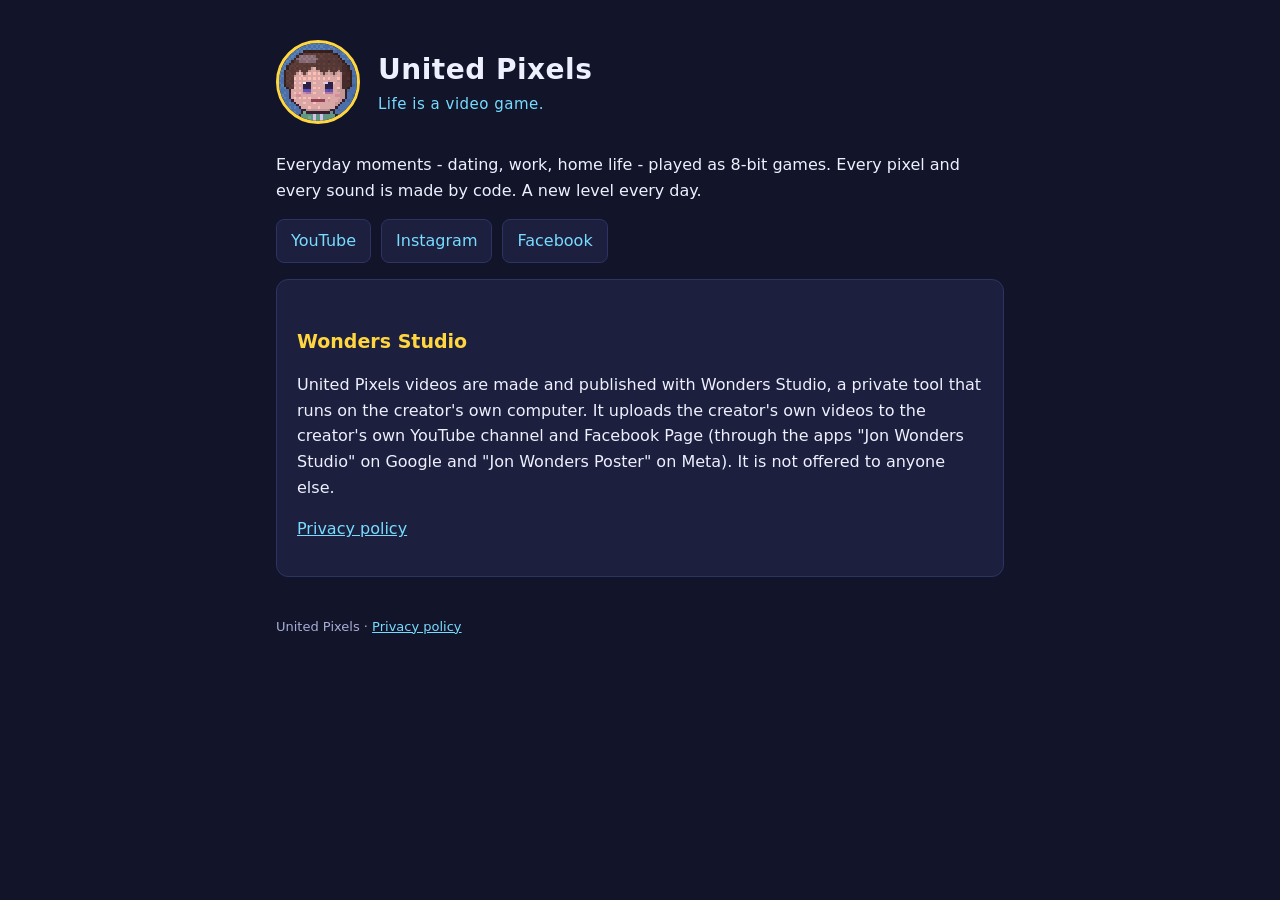
<file: index.html>
<!doctype html>
<html lang="en">
<head>
<meta charset="utf-8">
<meta name="viewport" content="width=device-width, initial-scale=1">
<title>United Pixels</title>
<meta name="description" content="United Pixels - life is a video game. Everyday moments played as 8-bit games, a new level every day.">
<link rel="icon" href="avatar.png">
<link rel="stylesheet" href="style.css">
</head>
<body>
<main>
  <header>
    <img src="avatar.png" alt="United Pixels">
    <h1>United Pixels <small>Life is a video game.</small></h1>
  </header>

  <p>Everyday moments - dating, work, home life - played as 8-bit games. Every pixel and every sound is made by code. A new level every day.</p>

  <ul class="links">
    <li><a href="https://www.youtube.com/@united_pixels">YouTube</a></li>
    <li><a href="https://www.instagram.com/united_pixels/">Instagram</a></li>
    <li><a href="https://www.facebook.com/1504876349372302">Facebook</a></li>
  </ul>

  <div class="card">
    <h2>Wonders Studio</h2>
    <p>United Pixels videos are made and published with Wonders Studio, a private tool that runs on the creator's own computer. It uploads the creator's own videos to the creator's own YouTube channel and Facebook Page (through the apps "Jon Wonders Studio" on Google and "Jon Wonders Poster" on Meta). It is not offered to anyone else.</p>
    <p><a href="privacy.html">Privacy policy</a></p>
  </div>

  <footer>United Pixels · <a href="privacy.html">Privacy policy</a></footer>
</main>
</body>
</html>
</file>
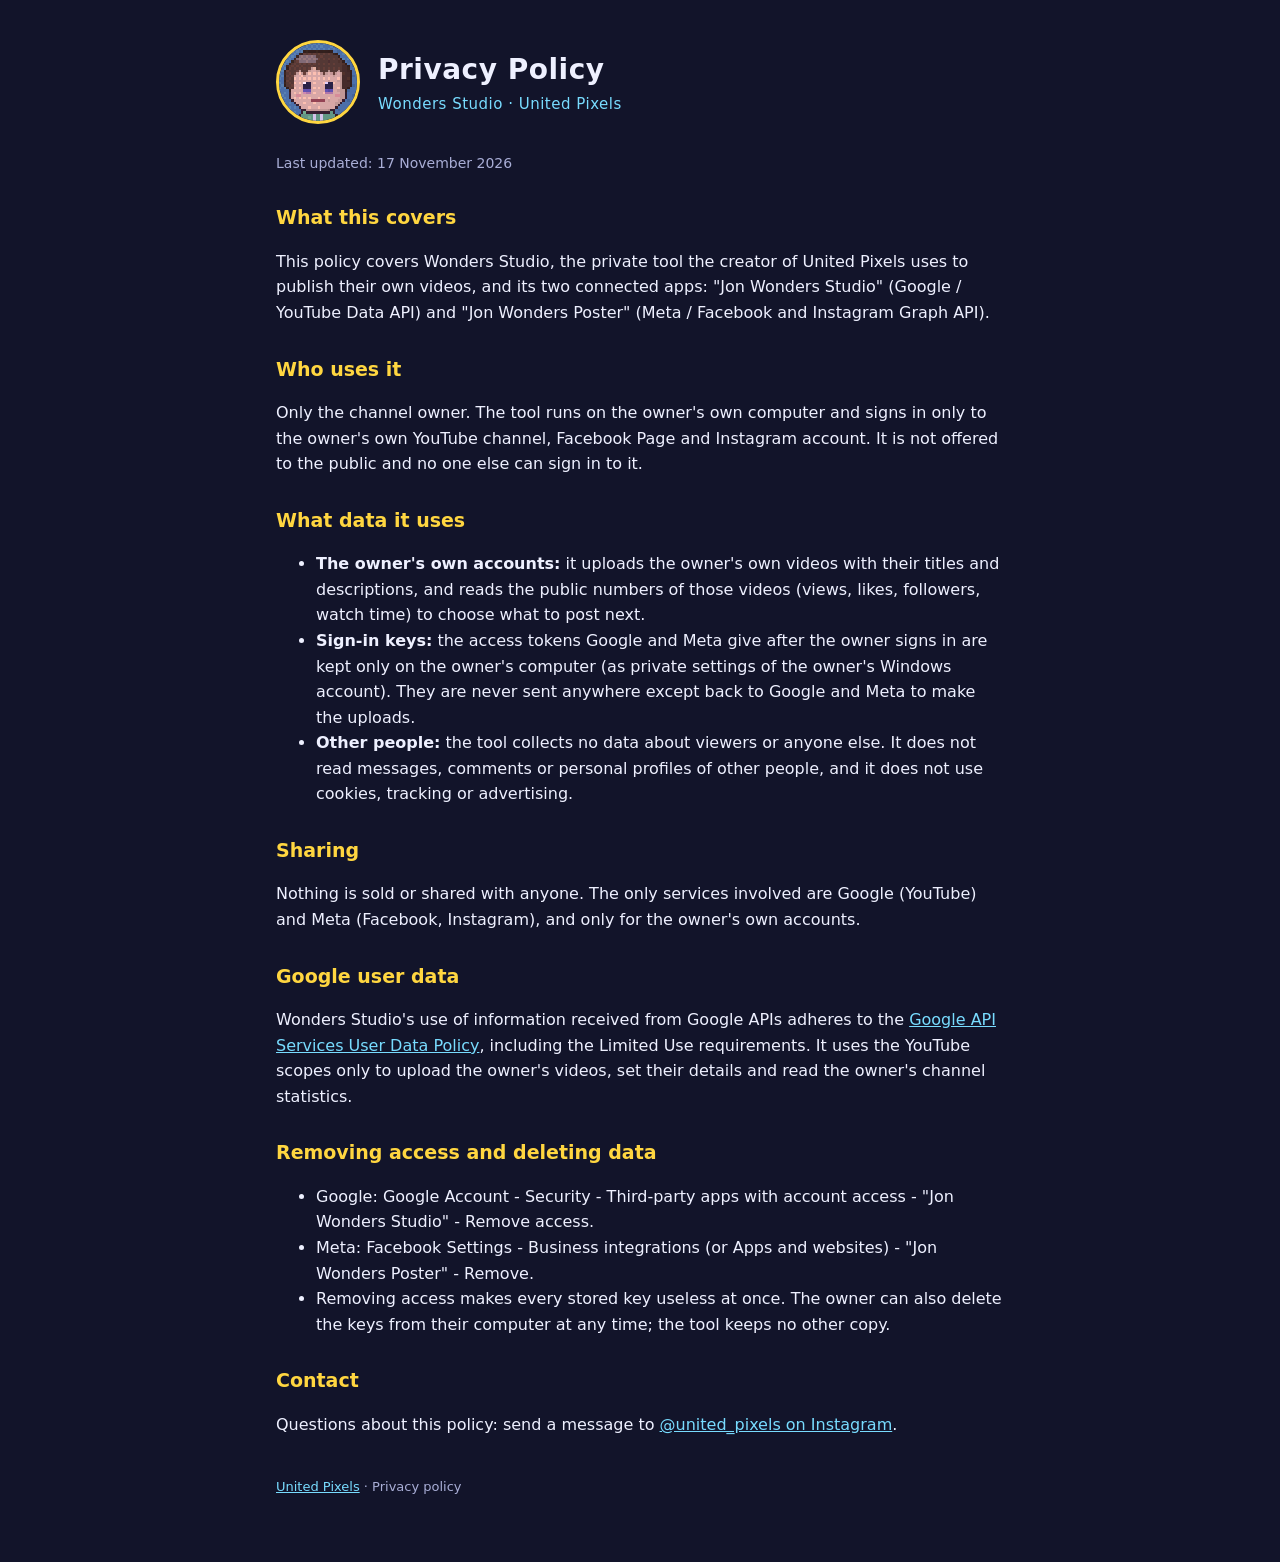
<file: privacy.html>
<!doctype html>
<html lang="en">
<head>
<meta charset="utf-8">
<meta name="viewport" content="width=device-width, initial-scale=1">
<title>Privacy Policy - United Pixels</title>
<meta name="description" content="Privacy policy of Wonders Studio, the private publishing tool of United Pixels.">
<link rel="icon" href="avatar.png">
<link rel="stylesheet" href="style.css">
</head>
<body>
<main>
  <header>
    <img src="avatar.png" alt="United Pixels">
    <h1>Privacy Policy <small>Wonders Studio · United Pixels</small></h1>
  </header>
  <p class="muted">Last updated: 17 November 2026</p>

  <h2>What this covers</h2>
  <p>This policy covers Wonders Studio, the private tool the creator of United Pixels uses to publish their own videos, and its two connected apps: "Jon Wonders Studio" (Google / YouTube Data API) and "Jon Wonders Poster" (Meta / Facebook and Instagram Graph API).</p>

  <h2>Who uses it</h2>
  <p>Only the channel owner. The tool runs on the owner's own computer and signs in only to the owner's own YouTube channel, Facebook Page and Instagram account. It is not offered to the public and no one else can sign in to it.</p>

  <h2>What data it uses</h2>
  <ul>
    <li><b>The owner's own accounts:</b> it uploads the owner's own videos with their titles and descriptions, and reads the public numbers of those videos (views, likes, followers, watch time) to choose what to post next.</li>
    <li><b>Sign-in keys:</b> the access tokens Google and Meta give after the owner signs in are kept only on the owner's computer (as private settings of the owner's Windows account). They are never sent anywhere except back to Google and Meta to make the uploads.</li>
    <li><b>Other people:</b> the tool collects no data about viewers or anyone else. It does not read messages, comments or personal profiles of other people, and it does not use cookies, tracking or advertising.</li>
  </ul>

  <h2>Sharing</h2>
  <p>Nothing is sold or shared with anyone. The only services involved are Google (YouTube) and Meta (Facebook, Instagram), and only for the owner's own accounts.</p>

  <h2>Google user data</h2>
  <p>Wonders Studio's use of information received from Google APIs adheres to the <a href="https://developers.google.com/terms/api-services-user-data-policy">Google API Services User Data Policy</a>, including the Limited Use requirements. It uses the YouTube scopes only to upload the owner's videos, set their details and read the owner's channel statistics.</p>

  <h2 id="delete">Removing access and deleting data</h2>
  <ul>
    <li>Google: Google Account - Security - Third-party apps with account access - "Jon Wonders Studio" - Remove access.</li>
    <li>Meta: Facebook Settings - Business integrations (or Apps and websites) - "Jon Wonders Poster" - Remove.</li>
    <li>Removing access makes every stored key useless at once. The owner can also delete the keys from their computer at any time; the tool keeps no other copy.</li>
  </ul>

  <h2>Contact</h2>
  <p>Questions about this policy: send a message to <a href="https://www.instagram.com/united_pixels/">@united_pixels on Instagram</a>.</p>

  <footer><a href="index.html">United Pixels</a> · Privacy policy</footer>
</main>
</body>
</html>
</file>
<file: style.css>
:root { --bg: #12142a; --panel: #1c1f3d; --line: #2e3363; --text: #eef0ff; --muted: #a9aed6; --gold: #ffd640; --cyan: #78dcff; }
* { box-sizing: border-box; }
body { margin: 0; background: var(--bg); color: var(--text); font: 16px/1.6 system-ui, -apple-system, "Segoe UI", Roboto, sans-serif; }
main { max-width: 760px; margin: 0 auto; padding: 40px 16px 64px; }
header { display: flex; align-items: center; gap: 18px; margin-bottom: 28px; }
header img { width: 84px; height: 84px; border-radius: 50%; image-rendering: pixelated; border: 3px solid var(--gold); }
h1 { margin: 0; font-size: 28px; letter-spacing: .5px; }
h1 small { display: block; font-size: 15px; font-weight: 400; color: var(--cyan); }
h2 { font-size: 19px; margin: 28px 0 8px; color: var(--gold); }
p, li { color: var(--text); }
.muted { color: var(--muted); font-size: 14px; }
a { color: var(--cyan); }
.card { background: var(--panel); border: 1px solid var(--line); border-radius: 12px; padding: 18px 20px; margin: 16px 0; }
.links { display: flex; flex-wrap: wrap; gap: 10px; padding: 0; list-style: none; }
.links a { display: inline-block; padding: 8px 14px; border: 1px solid var(--line); border-radius: 8px; background: var(--panel); text-decoration: none; }
.links a:hover { border-color: var(--cyan); }
footer { margin-top: 40px; font-size: 13px; color: var(--muted); }
</file>
